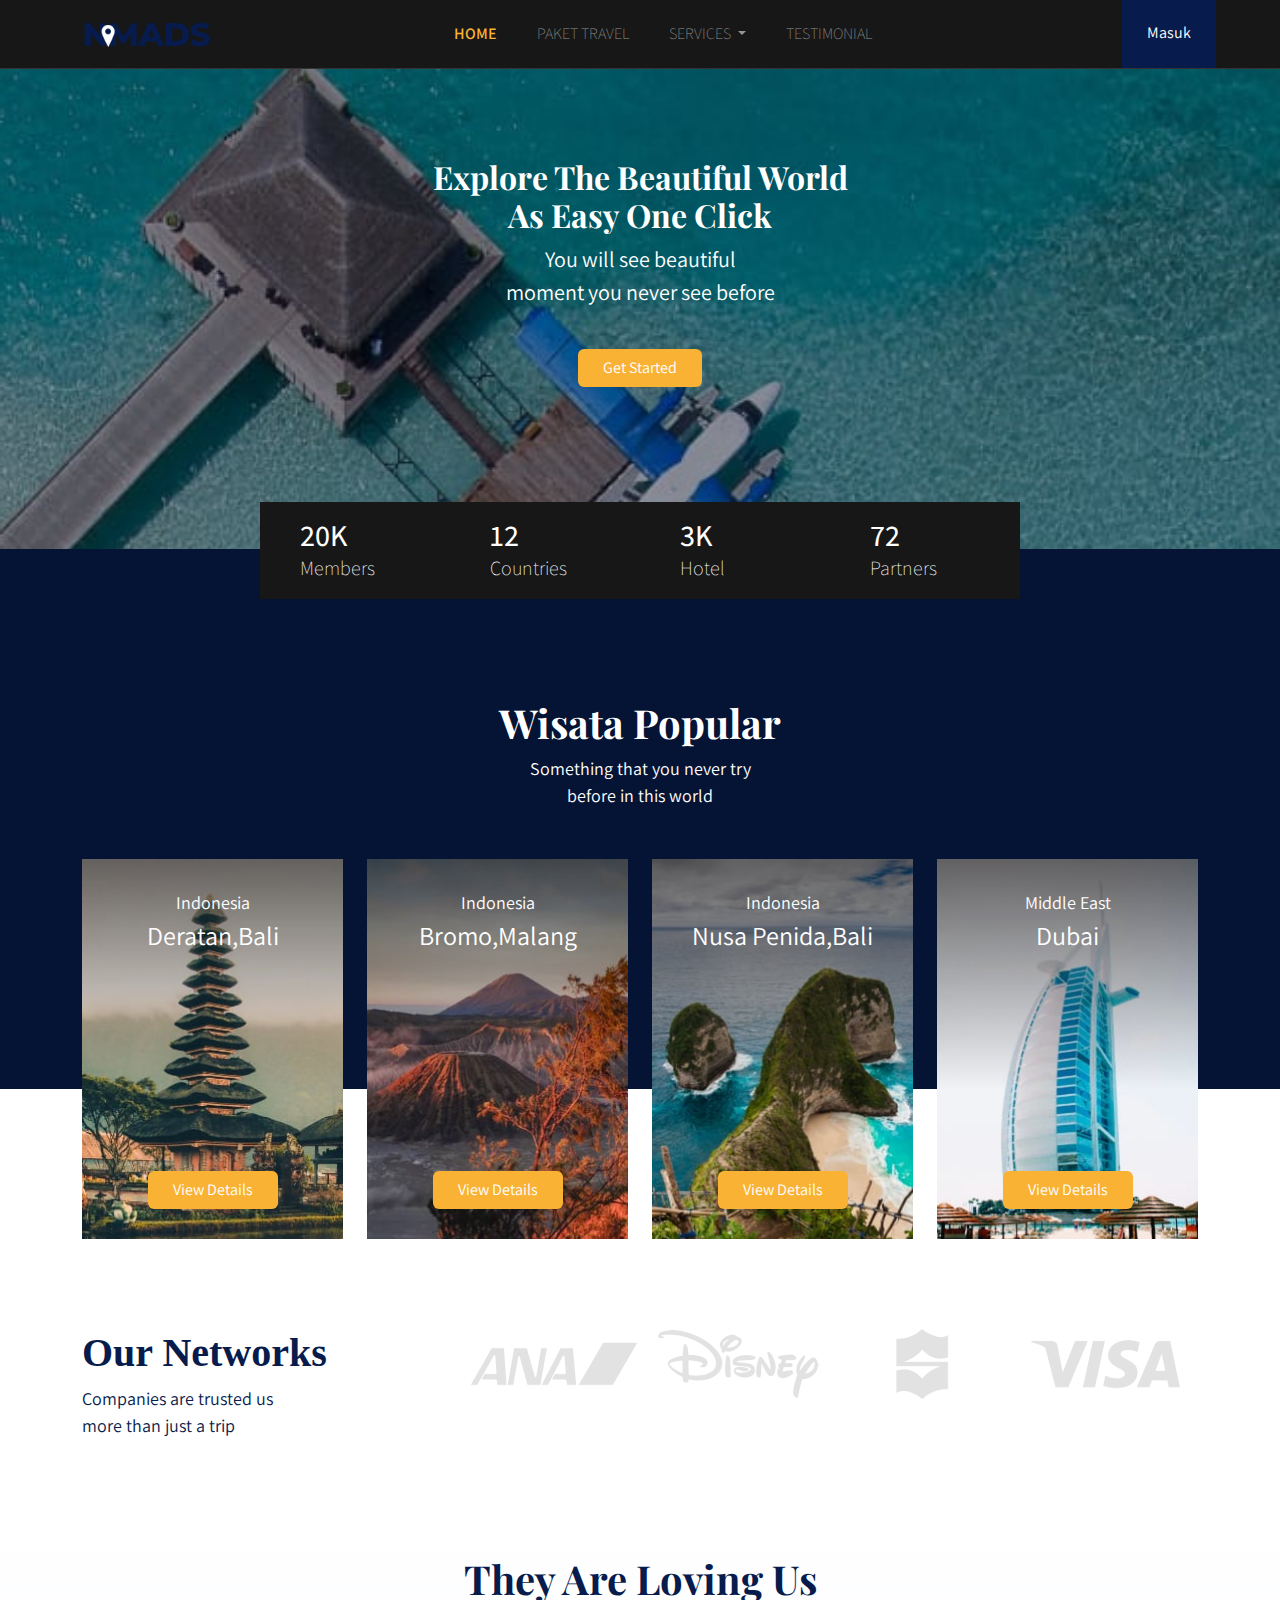
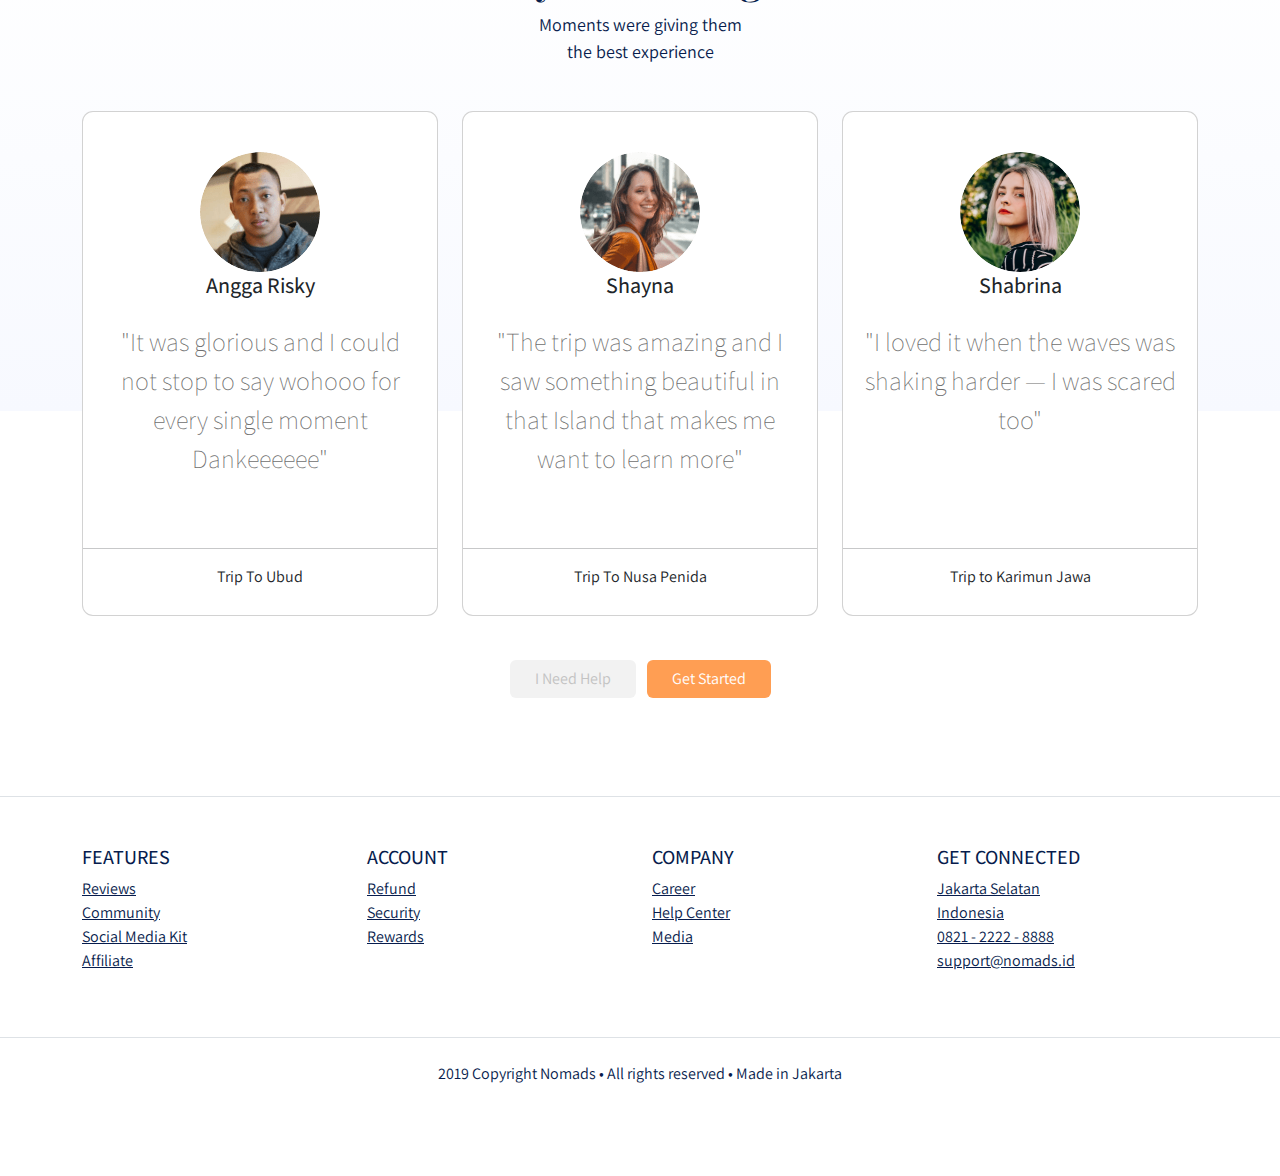
<file: index.html>
<!doctype html>
<html lang="en">

<head>
    <!-- Required meta tags -->
    <meta charset="utf-8">
    <meta name="viewport" content="width=device-width, initial-scale=1, shrink-to-fit=no">

    <!-- Bootstrap CSS -->
    <link rel="stylesheet" href="frontend/libraries/bootstrap/css/bootstrap.css">

    
    <!-- main scss -->
    <link rel="stylesheet" href="frontend/styles/main.css">

    <style>
@import url('https://fonts.googleapis.com/css2?family=Assistant:wght@200..800&family=Playfair+Display:ital,wght@0,400..900;1,400..900&display=swap');
</style>




    <!-- Font Awesome -->
    <link rel="stylesheet" href="frontend/libraries/bootstrap/css/all.css">

    <!-- my css -->
    <link rel="stylesheet" href="frontend/libraries/bootstrap/css/style.css">

    <title>Nomads Travel</title>
</head>

<body>
    <!-- Navbar -->
   <div class="container">
     <nav class="navbar navbar-expand-lg navbar-dark fixed-top">
        <div class="container">
            <a class="navbar-brand" href="#">
                <img src="frontend/images/logo@2x.png" alt="Nomads Travel">
            </a>
            <button class="navbar-toggler" type="button" data-toggle="collapse" data-target="#navbarNav"
                aria-controls="navbarNav" aria-expanded="false" aria-label="Toggle navigation">
                <span class="navbar-toggler-icon"></span>
            </button>
            <div class="collapse navbar-collapse" id="navbarNav">
                <ul class="navbar-nav text-uppercase mx-auto">
                    <li class="nav-item active">
                        <a class="nav-link" href="index.html">Home</a>
                    </li>
                    <li class="nav-item">
                        <a class="nav-link" href="#">Paket Travel</a>
                    </li>
                    <li class="nav-item dropdown">
          <a class="nav-link dropdown-toggle" href="#" role="button" data-bs-toggle="dropdown" aria-expanded="false">
            Services
          </a>
          <ul class="dropdown-menu">
            <li><a class="dropdown-item" href="#">Action</a></li>
            <li><a class="dropdown-item" href="#">Another action</a></li>
            <li><hr class="dropdown-divider"></li>
            <li><a class="dropdown-item" href="#">Something else here</a></li>
          </ul>
        </li>
                    <li class="nav-item">
                        <a class="nav-link" href="#">Testimonial</a>
                    </li>
                </ul>
                <!-- Mobile Button -->
                <form  class="form-inline d-sm-block d-md-none">
                    <button class="btn btn-login  my-2 my-sm-0">
                        Masuk
                    </button>
                </form>
                <!-- akhir mobile button -->
                <!-- Desktop Button -->
                <form  class="form-inline my-2 my-lg-0 d-none d-md-block">
                    <button class="btn btn-login btn-navbar-right my-2 my-sm-0 px-4">
                        Masuk
                    </button>
                </form>
                <!-- Akhir Desktop Button -->
            </div>
        </div>
    </nav>
   </div>
    <!-- Akhir Navbar -->

   
    <!-- header -->
    <section class="header text-center">
        <div class="container">
            <div class="row" style="margin-top: 100px;">
                <div class="col">
                    <h3>Explore The Beautiful World 
                        <br>
                        As Easy One Click</h3>
                    <p>You will see beautiful
                        <br>
moment you never see before</p>
<a href="#" class="btn btn-get-started px-4 mt-4">Get Started</a>
                </div>
            </div>
        </div>
    </section>


    <main>
        <div class="container">
            <section class="section-stats row justify-content-center" id="stats">
                <div class="col-3 col-md-2 stats-detail">
                    <h2>20K</h2>
                    <p>Members</p>
                </div>
                <!-- 2 -->
                 <div class="col-3 col-md-2 stats-detail">
                    <h2>12</h2>
                    <p>Countries</p>
                </div>
                <!-- 3 -->
                 <div class="col-3 col-md-2 stats-detail">
                    <h2>3K</h2>
                    <p>Hotel</p>
                </div>
                <!-- 4 -->
                 <div class="col-3 col-md-2 stats-detail">
                    <h2>72</h2>
                    <p>Partners</p>
                </div>
            </section>
        </div>

        <section class="section-popular" id="popular">
            <div class="container">
                <div class="row">
                    <div class="col text-center section-popular-heading">
                        <h2>Wisata Popular</h2>
                        <p>Something that you never try
                        <br>before in this world</p>
                    </div>
                </div>
            </div>
        </section>

        <section class="section-popular-content" id="popularContent">
            <div class="container">
                <div class="section-popular-travel row justify-content-center">
                    <div class="col-sm-6 col-md-4 col-lg-3">
                        <div class="card-travel text-center d-flex flex-column" style="background-image: url('frontend/images/travel-1.jpg');">
                            <div class="travel-country">Indonesia</div>
                            <div class="travel-location">Deratan,Bali</div>
                            <div class="travel-button mt-auto">
                                <a href="#" class="btn btn-travel-details px-4">View Details</a>
                            </div>
                        </div>
                    </div>
                    <!-- 2 -->
                    <div class="col-sm-6 col-md-4 col-lg-3">
                        <div class="card-travel text-center d-flex flex-column" style="background-image: url('frontend/images/travel-2.jpg');">
                            <div class="travel-country">Indonesia</div>
                            <div class="travel-location">Bromo,Malang</div>
                            <div class="travel-button mt-auto">
                                <a href="#" class="btn btn-travel-details px-4">View Details</a>
                            </div>
                        </div>
                    </div>
                    <!-- 3 -->
                    <div class="col-sm-6 col-md-4 col-lg-3">
                        <div class="card-travel text-center d-flex flex-column" style="background-image: url('frontend/images/travel-3.jpg');">
                            <div class="travel-country">Indonesia</div>
                            <div class="travel-location">Nusa Penida,Bali</div>
                            <div class="travel-button mt-auto">
                                <a href="#" class="btn btn-travel-details px-4">View Details</a>
                            </div>
                        </div>
                    </div>
                    <!-- 4 -->
                    <div class="col-sm-6 col-md-4 col-lg-3">
                        <div class="card-travel text-center d-flex flex-column" style="background-image: url('frontend/images/travel-4.jpg');">
                            <div class="travel-country">Middle East</div>
                            <div class="travel-location">Dubai</div>
                            <div class="travel-button mt-auto">
                                <a href="#" class="btn btn-travel-details px-4">View Details</a>
                            </div>
                        </div>
                    </div>
                </div>
            </div>
        </section>


        <section class="section-network">
            <div class="container">
                <div class="row">
                    <div class="col-md-4">
                        <h2>Our Networks</h2>
                        <p>Companies are trusted us
                            <br />
                    more than just a trip</p>
                    </div>
                    <div class="col-md-8 text-center">
                        <img src="frontend/images/partner.png" alt="Logo Partner" class="img-partner">
                    </div>
                </div>
            </div>
        </section>

        <section class="section-testimonial-heading">
            <div class="container">
                <div class="row">
                    <col class="col text-center">
                    <h2>They Are Loving Us</h2>
                    <p>Moments were giving them 
                        <br />
                        the best experience</p>
                </div>
            </div>
        </section>

        <section class="section-testimonial-content" id="testimonialContent">
            <div class="container">
                <div class="section-popular-travel row justify-content-center">
                    <div class="col-sm-6 col-md-6 col-lg-4">
                        <div class="card card-testimonial text-center">
                            <div class="testimonial-content">
                                <img src="frontend/images/avatar-1.png" alt="User" class="rounded-circle">
                                <h3 class="mb-4">Angga Risky</h3>
                                <p class="testimonial">"It was glorious and I could not stop to say wohooo for every single moment
                                    Dankeeeeee"</p>
                            </div>
                            <hr>
                            <p class="trip-to-mt-2">Trip To Ubud</p>
                        </div>
                    </div>
                     <div class="col-sm-6 col-md-6 col-lg-4">
                        <div class="card card-testimonial text-center">
                            <div class="testimonial-content">
                                <img src="frontend/images/avatar-2.png" alt="User" class="rounded-circle">
                                <h3 class="mb-4">Shayna</h3>
                                <p class="testimonial">"The trip was amazing and I
                                     saw something beautiful in
                                     that Island that makes me 
                                    want to learn more"</p>
                            </div>
                            <hr>
                            <p class="trip-to-mt-2">Trip To Nusa Penida</p>
                        </div>
                    </div>
                     <div class="col-sm-6 col-md-6 col-lg-4">
                        <div class="card card-testimonial text-center">
                            <div class="testimonial-content">
                                <img src="frontend/images/avatar-3.png" alt="User" class="rounded-circle">
                                <h3 class="mb-4">Shabrina</h3>
                                <p class="testimonial">"I loved it when the waves
                                    was shaking harder — I was
                            scared too"</p>
                            </div>
                            <hr>
                            <p class="trip-to-mt-2">Trip to Karimun Jawa</p>
                        </div>
                    </div>
                </div>
                <div class="row">
                    <div class="col-12 text-center">
                        <a href="" class="btn btn-need-help px-4 mt-4 mx-1">
                            I  Need Help
                        </a>
                        <a href="" class="btn btn-get-started px-4 mt-4 mx-1">
                            Get Started
                        </a>
                    </div>
                </div>
            </div>
        </section>

       

    </main>


    <!-- akhir  header -->

    <footer class="section-footer mt-5 mb-4 border-top">
        <div class="container pt-5 pb-5">
            <div class="row justify-content-center">
                <div class="col-12">
                    <div class="row">
                        <div class="col-12 col-lg-3">
                            <h5>FEATURES</h5>
                            <ul class="list-unstyled">
                                <li><a href="#">Reviews</a></li>
                                <li><a href="#">Community</a></li>
                                <li><a href="#">Social Media Kit</a></li>
                                <li><a href="#">Affiliate</a></li>
                            </ul>
                        </div>
                        <div class="col-12 col-lg-3">
                            <h5>ACCOUNT</h5>
                            <ul class="list-unstyled">
                                <li><a href="#">Refund</a></li>
                                <li><a href="#">Security</a></li>
                                <li><a href="#">Rewards</a></li>
                            </ul>
                        </div>
                        <div class="col-12 col-lg-3">
                            <h5>COMPANY</h5>
                            <ul class="list-unstyled">
                                <li><a href="#">Career</a></li>
                                <li><a href="#">Help Center</a></li>
                                <li><a href="#">Media</a></li>                               
                            </ul>
                        </div>
                        <div class="col-12 col-lg-3">
                            <h5>GET CONNECTED</h5>
                            <ul class="list-unstyled">
                                <li><a href="#">Jakarta Selatan</a></li>
                                <li><a href="#">Indonesia</a></li>
                                <li><a href="#">0821 - 2222 - 8888</a></li>
                                <li><a href="#">support@nomads.id</a></li>
                            </ul>
                        </div>
                    </div>
                </div>
            </div>
        </div>


        <div class="container-fluid">
            <div class="row border-top justify-content-center align-items-center pt-4">
                <div class="col-auto text-gray-500 font-weight-light">
                    2019 Copyright Nomads • All rights reserved • Made in Jakarta
                </div>
            </div>
        </div>

    </footer>


    


    



    






    <!-- Optional JavaScript -->
    <!-- jQuery first, then Popper.js, then Bootstrap JS -->
    <script src="https://code.jquery.com/jquery-3.5.1.slim.min.js"
        integrity="sha384-DfXdz2htPH0lsSSs5nCTpuj/zy4C+OGpamoFVy38MVBnE+IbbVYUew+OrCXaRkfj"
        crossorigin="anonymous"></script>
    <script src="https://cdn.jsdelivr.net/npm/popper.js@1.16.1/dist/umd/popper.min.js"
        integrity="sha384-9/reFTGAW83EW2RDu2S0VKaIzap3H66lZH81PoYlFhbGU+6BZp6G7niu735Sk7lN"
        crossorigin="anonymous"></script>
    <script src="https://stackpath.bootstrapcdn.com/bootstrap/4.5.2/js/bootstrap.min.js"
        integrity="sha384-B4gt1jrGC7Jh4AgTPSdUtOBvfO8shuf57BaghqFfPlYxofvL8/KUEfYiJOMMV+rV"
        crossorigin="anonymous"></script>
    <script src="frontend/libraries/bootstrap/js/all.js"></script>

</body>

</html>
</file>
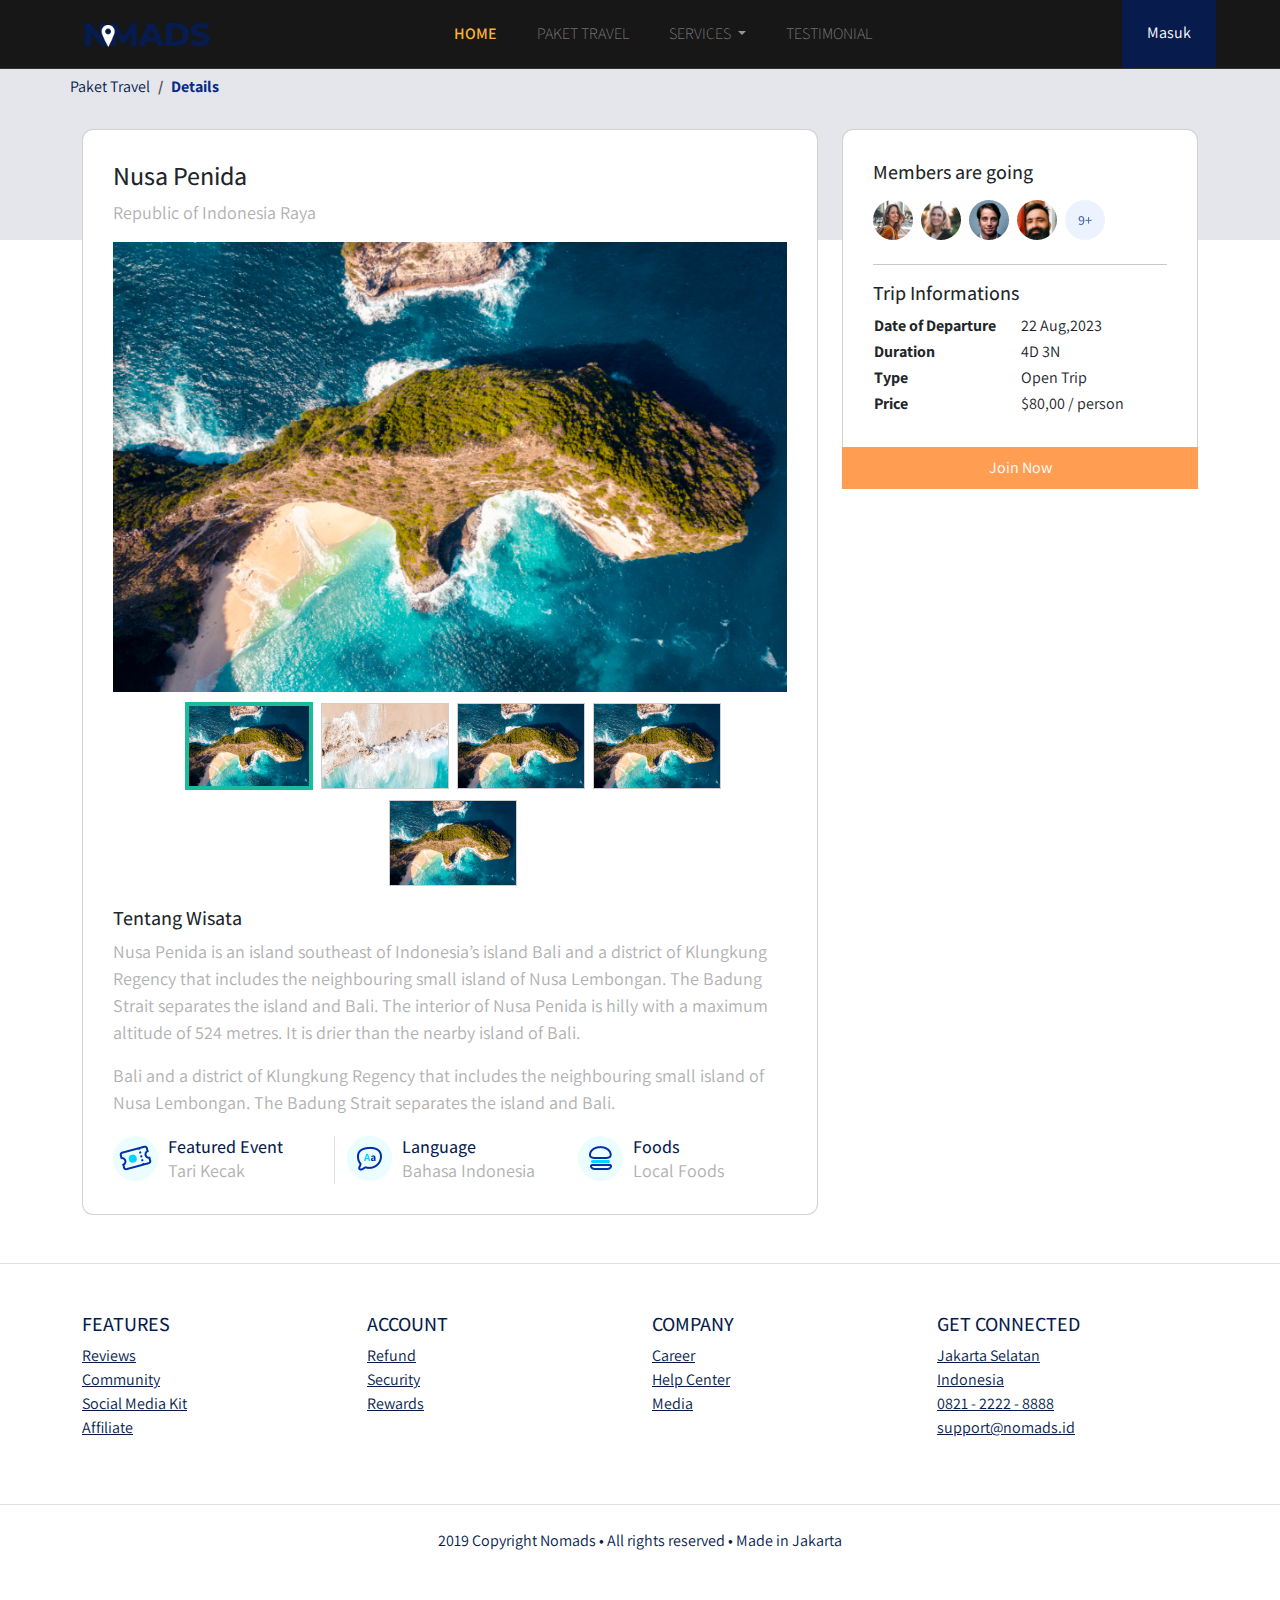
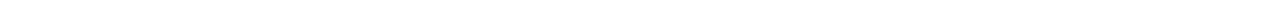
<file: details.html>
<!doctype html>
<html lang="en">

<head>
    <!-- Required meta tags -->
    <meta charset="utf-8">
    <meta name="viewport" content="width=device-width, initial-scale=1, shrink-to-fit=no">

    <!-- Bootstrap CSS -->
    <link rel="stylesheet" href="frontend/libraries/bootstrap/css/bootstrap.css">

    
    <!-- main scss -->
    <link rel="stylesheet" href="frontend/styles/main.css">

    <style>
@import url('https://fonts.googleapis.com/css2?family=Assistant:wght@200..800&family=Playfair+Display:ital,wght@0,400..900;1,400..900&display=swap');
</style>



    <!-- Boostrap css -->
    <link rel="stylesheet" href="frontend/libraries/bootstrap/css/bootstrap.css">

    <!-- xzoom css -->
    <link rel="stylesheet" href="frontend/libraries/xzoom/dist/xzoom.min.css">

    <!-- Font Awesome -->
    <link rel="stylesheet" href="frontend/libraries/bootstrap/css/all.css">

    <!-- my css -->
    <link rel="stylesheet" href="frontend/libraries/bootstrap/css/style.css">
    
    <!-- Main css -->
    <link rel="stylesheet" href="frontend/styles/main.css">

    <title>Nomads Travel</title>
</head>

<body>
    <!-- Navbar -->
    <div class="container">
        <nav class="navbar navbar-expand-lg navbar-dark fixed-top">
            <div class="container">
                <a class="navbar-brand" href="#">
                    <img src="frontend/images/logo@2x.png" alt="Nomads Travel">
                </a>
                <button class="navbar-toggler" type="button" data-toggle="collapse" data-target="#navbarNav"
                    aria-controls="navbarNav" aria-expanded="false" aria-label="Toggle navigation">
                    <span class="navbar-toggler-icon"></span>
                </button>
                <div class="collapse navbar-collapse" id="navbarNav">
                    <ul class="navbar-nav text-uppercase mx-auto">
                        <li class="nav-item active">
                            <a class="nav-link" href="index.html">Home</a>
                        </li>
                        <li class="nav-item">
                            <a class="nav-link" href="#">Paket Travel</a>
                        </li>
                        <li class="nav-item dropdown">
              <a class="nav-link dropdown-toggle" href="#" role="button" data-bs-toggle="dropdown" aria-expanded="false">
                Services
              </a>
              <ul class="dropdown-menu">
                <li><a class="dropdown-item" href="#">Action</a></li>
                <li><a class="dropdown-item" href="#">Another action</a></li>
                <li><hr class="dropdown-divider"></li>
                <li><a class="dropdown-item" href="#">Something else here</a></li>
              </ul>
            </li>
                        <li class="nav-item">
                            <a class="nav-link" href="#">Testimonial</a>
                        </li>
                    </ul>
                    <!-- Mobile Button -->
                    <form  class="form-inline d-sm-block d-md-none">
                        <button class="btn btn-login  my-2 my-sm-0">
                            Masuk
                        </button>
                    </form>
                    <!-- akhir mobile button -->
                    <!-- Desktop Button -->
                    <form  class="form-inline my-2 my-lg-0 d-none d-md-block">
                        <button class="btn btn-login btn-navbar-right my-2 my-sm-0 px-4">
                            Masuk
                        </button>
                    </form>
                    <!-- Akhir Desktop Button -->
                </div>
            </div>
        </nav>
    </div>
    <!-- Akhir Navbar -->

   
    


    <main>
        <section class="section-details-header"></section>
        <section class="section-details-content">
            <div class="container">
                <div class="row">
                    <div class="col p-0">
                        <nav>
                            <ol class="breadcrumb">
                                <li class="breadcrumb-item">Paket Travel</li>
                                <li class="breadcrumb-item active">Details</li>
                            </ol>
                        </nav>
                    </div>
                </div>
                <div class="row">
                    <div class="col-lg-8 pl-lg-0">
                        <div class="card card-details">
                            <h1>Nusa Penida</h1>
                            <p>Republic of Indonesia Raya</p>
                            <div class="gallery">
                  <div class="xzoom-container">
                    <img
                      class="xzoom"
                      id="xzoom-default"
                      src="frontend/images/details-1.jpg"
                      xoriginal="frontend/images/details-1.jpg"
                    />
                    <div class="xzoom-thumbs">
                      <a href="frontend/images/details-1.jpg"
                        ><img
                          class="xzoom-gallery"
                          width="128"
                          src="frontend/images/details-1.jpg"
                          xpreview="frontend/images/details-1.jpg"
                      /></a>
                      <a href="frontend/images/details-3.png"
                        ><img
                          class="xzoom-gallery"
                          width="128"
                          src="frontend/images/details-3.png"
                          xpreview="frontend/images/details-3.png"
                      /></a>
                      <a href="frontend/images/details-1.jpg"
                        ><img
                          class="xzoom-gallery"
                          width="128"
                          src="frontend/images/details-1.jpg"
                          xpreview="frontend/images/details-1.jpg"
                      /></a>
                      <a href="frontend/images/details-1.jpg"
                        ><img
                          class="xzoom-gallery"
                          width="128"
                          src="frontend/images/details-1.jpg"
                          xpreview="frontend/images/details-1.jpg"
                      /></a>
                      <a href="frontend/images/details-1.jpg"
                        ><img
                          class="xzoom-gallery"
                          width="128"
                          src="frontend/images/details-1.jpg"
                          xpreview="frontend/images/details-1.jpg"
                      /></a>
                    </div>
                  </div>
                            <h2>Tentang Wisata</h2>
                            <p>
                                Nusa Penida is an island southeast of Indonesia’s island Bali and a district of Klungkung 
                                Regency that includes the neighbouring small island of Nusa Lembongan. The Badung 
                                Strait separates the island and Bali. The interior of Nusa Penida is hilly with a maximum 
                                altitude of 524 metres. It is drier than the nearby island of Bali.
                            </p>
                            <p>
                                Bali and a district of Klungkung Regency that includes the neighbouring small island of 
                                Nusa Lembongan. The Badung Strait separates the island and Bali.
                            </p>
                            <div class="features row">
                                <div class="col-md-4">
                                    <img src="frontend/images/ic_event.png" alt="" class="features-image">
                                    <div class="description">
                                        <h3>Featured Event</h3>
                                        <p>Tari Kecak</p>
                                    </div>
                                </div>
                                <!-- 2 -->
                                 <div class="col-md-4 border-start">
                                    <img src="frontend/images/ic_language.jpg" alt="" class="features-image">
                                    <div class="description">
                                        <h3>Language</h3>
                                        <p>Bahasa Indonesia</p>
                                    </div>
                                </div>
                                <!-- 3 -->
                                 <div class="col-md-4">
                                    <img src="frontend/images/ic_foods.png" alt="" class="features-image">
                                    <div class="description">
                                        <h3>Foods</h3>
                                        <p>Local Foods</p>
                                    </div>
                                </div>
                            </div>
                        </div>
                    </div>
                </div>
                <div class="col-lg-4">
                    <div class="card card-details card-right">
                        <h2>Members are going</h2>
                        <div class="members my-2">
                            <img src="frontend/images/members.png" alt="" class="member-image mr-1">
                        </div>
                        <hr />
                        <h2>Trip Informations</h2>
                        <table class="trip-informations">
                            <tr>
                                <th width="50%">Date of Departure</th>
                                <td width="50%">22 Aug,2023</td>
                            </tr>
                             <tr>
                                <th width="50%">Duration</th>
                                <td width="50%">4D 3N</td>
                            </tr>
                             <tr>
                                <th width="50%">Type</th>
                                <td width="50%">Open Trip</td>
                            </tr>
                             <tr>
                                <th width="50%">Price</th>
                                <td width="50%">$80,00 / person</td>
                            </tr>
                        </table>
                    </div>
                    <div class="join-container">
                        <a href="#" class="btn d-grid gap-2 btn-join-now mt-3 py-2">Join Now</a>
                    </div>
                </div>
            </div>
        </section>
       

    </main>


    <!-- akhir  header -->

    <footer class="section-footer mt-5 mb-4 border-top">
        <div class="container pt-5 pb-5">
            <div class="row justify-content-center">
                <div class="col-12">
                    <div class="row">
                        <div class="col-12 col-lg-3">
                            <h5>FEATURES</h5>
                            <ul class="list-unstyled">
                                <li><a href="#">Reviews</a></li>
                                <li><a href="#">Community</a></li>
                                <li><a href="#">Social Media Kit</a></li>
                                <li><a href="#">Affiliate</a></li>
                            </ul>
                        </div>
                        <div class="col-12 col-lg-3">
                            <h5>ACCOUNT</h5>
                            <ul class="list-unstyled">
                                <li><a href="#">Refund</a></li>
                                <li><a href="#">Security</a></li>
                                <li><a href="#">Rewards</a></li>
                            </ul>
                        </div>
                        <div class="col-12 col-lg-3">
                            <h5>COMPANY</h5>
                            <ul class="list-unstyled">
                                <li><a href="#">Career</a></li>
                                <li><a href="#">Help Center</a></li>
                                <li><a href="#">Media</a></li>                               
                            </ul>
                        </div>
                        <div class="col-12 col-lg-3">
                            <h5>GET CONNECTED</h5>
                            <ul class="list-unstyled">
                                <li><a href="#">Jakarta Selatan</a></li>
                                <li><a href="#">Indonesia</a></li>
                                <li><a href="#">0821 - 2222 - 8888</a></li>
                                <li><a href="#">support@nomads.id</a></li>
                            </ul>
                        </div>
                    </div>
                </div>
            </div>
        </div>


        <div class="container-fluid">
            <div class="row border-top justify-content-center align-items-center pt-4">
                <div class="col-auto text-gray-500 font-weight-light">
                    2019 Copyright Nomads • All rights reserved • Made in Jakarta
                </div>
            </div>
        </div>

    </footer>


    


    



    






    <!-- Optional JavaScript -->
    <!-- jQuery first, then Popper.js, then Bootstrap JS -->
    <script src="frontend/libraries/jquery/jquery-3.4.1.min.js"></script>
    <script src="https://cdn.jsdelivr.net/npm/popper.js@1.16.1/dist/umd/popper.min.js"
        integrity="sha384-9/reFTGAW83EW2RDu2S0VKaIzap3H66lZH81PoYlFhbGU+6BZp6G7niu735Sk7lN"
        crossorigin="anonymous"></script>
    <script src="frontend/libraries/bootstrap/js/bootstrap.min.js"></script>
    <script src="frontend/libraries/bootstrap/js/all.js"></script>
    <script src="frontend/libraries/xzoom/dist/xzoom.min.js"></script>
    <script>
        $(document).ready(function(){
            $('.xzoom,.xzoom-gallery').xzoom({
                zoomWidth: 500,
                title: false,
                tint: '#333',
                Xoffset: 15
            });
        });
    </script>

</body>

</html>
</file>
<file: frontend/styles/main.css>
body {
  background-color: #ffffff;
  font-family: "Assistant", sans-serif;
  color: #071C4D;
}

.navbar {
  background-color: #171717;
  border-bottom: 1px solid #333;
}

.navbar-brand img {
  max-height: 40px;
}

.nav-item {
  margin-right: 24px;
  font-weight: 200;
  text-align: left;
}

.nav-item.active a {
  color: #F9B234 !important;
  font-weight: 600;
}

.nav-link span {
  color: #F9B234;
  font-weight: 600;
}

.btn-navbar-right {
  margin-top: -10px !important;
  margin-bottom: -8px !important;
  margin-right: -18px !important;
  height: 70px;
  border-radius: 0;
}

.btn-login {
  background-color: #071C4D;
  color: #fff;
}
.btn-login:hover {
  background-color: #1e3371;
  color: #fff;
}

.header {
  padding: 148px 0 165px;
  margin-top: -90px;
  background-image: url("../images/header-background.jpg");
  background-size: cover;
}
.header h3, .header p {
  color: #fff;
}
.header h3 {
  font-family: "Playfair Display", serif;
  font-weight: bold;
  font-size: 32px;
}
.header p {
  font-size: 22px;
}
.header .btn-get-started {
  background-color: #F9B234;
  color: #fff;
}
.header .btn-get-started:hover {
  background-color: #FFAA69;
  color: #fff;
}

.section-stats {
  margin-top: -50px;
}
.section-stats .stats-detail {
  padding-top: 15px;
  background-color: #171717;
  padding-left: 40px;
  color: white;
}
.section-stats h2 {
  font-size: 30px;
  margin-bottom: 0;
}
.section-stats p {
  font-size: 20px;
  font-weight: lighter;
}

.section-popular {
  min-height: 540px;
  background-color: #051334;
  margin-top: -50px;
  margin-bottom: -230px;
}
.section-popular .section-popular-heading {
  margin-top: 150px;
}
.section-popular .section-popular-heading h2, .section-popular .section-popular-heading p {
  color: #fff;
}
.section-popular .section-popular-heading h2 {
  font-family: "Playfair Display", serif;
  font-weight: bold;
  font-size: 40px;
}
.section-popular .section-popular-heading p {
  font-size: 18px;
}

.section-popular-content .section-popular-travel .card-travel {
  min-height: 380px;
  background: #fff;
  color: #fff;
  padding: 30px;
  background-size: cover;
  margin-bottom: 20px;
}
.section-popular-content .section-popular-travel .travel-country {
  font-size: 18px;
  color: #fff;
}
.section-popular-content .section-popular-travel .travel-location {
  font-size: 26px;
  color: #fff;
}
.section-popular-content .section-popular-travel .travel-button .btn-travel-details {
  background-color: #F9B234;
  color: #fff;
}
.section-popular-content .section-popular-travel .travel-button .btn-travel-details:hover {
  background-color: #FFAe6f;
  color: #fff;
}

.section-network {
  background-color: #fff;
  margin-top: -170px;
  padding-top: 240px;
  margin-bottom: 50px;
}
.section-network h2 {
  font-family: "PlayfairDisplay", serif;
  font-weight: bold;
  font-size: 40px;
}
.section-network p {
  font-size: 18px;
}
.section-network img {
  max-width: 100%;
}

.section-testimonial-heading {
  background: linear-gradient(#fff 0%, #f7f9ff 100%);
  padding-top: 50px;
  min-height: 506px;
}
.section-testimonial-heading h2 {
  font-family: "Playfair Display", serif;
  font-weight: bold;
  font-size: 40px;
  text-align: center;
}
.section-testimonial-heading p {
  font-size: 18px;
  text-align: center;
}

.section-testimonial-heading {
  background: linear-gradient(#fff 0%, #f7f9ff 100%);
  padding-top: 50px;
  min-height: 506px;
}
.section-testimonial-heading h2 {
  font-family: "Playfair Display", serif;
  font-weight: bold;
  font-size: 40px;
}
.section-testimonial-heading p {
  font-size: 18px;
}

.section-testimonial-content {
  margin-top: -300px;
  padding-bottom: 50px;
}
.section-testimonial-content .card-testimonial {
  padding: 40px 20px 10px;
  border-radius: 11px;
  margin-bottom: 20px;
}
.section-testimonial-content .card-testimonial .testimonial-content {
  min-height: 380px;
}
.section-testimonial-content .card-testimonial h3 {
  font-size: 22px;
}
.section-testimonial-content .card-testimonial .testimonial {
  font-weight: 200;
  font-size: 26px;
  color: #6e6e6e;
  min-height: 130px;
}
.section-testimonial-content .card-testimonial .trip-to {
  font-weight: normal;
  font-size: 22px;
  color: #6e6e6e;
}
.section-testimonial-content .card-testimonial hr {
  margin-left: -20px;
  margin-right: -20px;
}
.section-testimonial-content .btn-get-started {
  background-color: #FF9e53;
  color: #fff;
}
.section-testimonial-content .btn-get-started:hover {
  background-color: #FFAA69;
  color: #fff;
}
.section-testimonial-content .btn-need-help {
  background-color: #f2f2f2;
  color: #c3c3c3;
}
.section-testimonial-content .btn-need-help:hover {
  background-color: #fafafa;
  color: #c3c3c3;
}

.section-footer a {
  color: #071C4D;
}

.section-details-header {
  min-height: 310px;
  background: #e4e6eb;
  margin-top: -70px;
}

.section-details-content {
  margin-top: -165px;
  min-height: 100vh;
}
.section-details-content .breadcrumb {
  background-color: transparent;
  padding: 0;
  margin-bottom: 30px;
}
.section-details-content .breadcrumb-item.active {
  font-weight: bold;
  color: #062b84;
}
.section-details-content .card-details {
  padding: 30px;
  border-radius: 11px;
}
.section-details-content .card-details h1 {
  font-size: 26px;
}
.section-details-content .card-details h2 {
  font-size: 20px;
}
.section-details-content .card-details p {
  font-size: 18px;
  color: #b1b1b1;
}
.section-details-content .card-right {
  border-bottom-left-radius: 0;
  border-bottom-right-radius: 0;
  border-bottom: 0;
}
.section-details-content .features {
  margin-top: 20px;
}
.section-details-content .features h3 {
  font-size: 18px;
  color: #071C4D;
  margin-bottom: 0;
}
.section-details-content .features p {
  margin-bottom: 0;
}
.section-details-content .features .description {
  margin-left: 10px;
  overflow: hidden;
  float: left;
}
.section-details-content .features .features-image {
  width: 45px;
  height: 45px;
  float: left;
}
.section-details-content .gallery .xzoom-container {
  display: block;
}
.section-details-content .gallery .xzoom-container .xzoom {
  width: 100%;
  box-shadow: none;
  margin-bottom: 10px;
}
.section-details-content .gallery .xzoom-container .xactive {
  border: 4px solid #1abc9c;
  box-shadow: none;
}
.section-details-content .member .member-image {
  width: 40px;
  height: 40px;
}
.section-details-content .join-container {
  margin-top: -16px;
}
.section-details-content .btn-join-now {
  background-color: #FF9e53;
  color: #fff;
  border-radius: 0;
}/*# sourceMappingURL=main.css.map */
</file>
<file: frontend/libraries/bootstrap/css/style.css>
/* position: absolute; */
/* top: 150px; */
/* left: 190.84px; */
/* font-size: 22px; */
</file>
<file: frontend/libraries/xzoom/dist/xzoom.min.css>
.xzoom-lens img,.xzoom-preview img,.xzoom-source img{display:block;max-width:none;max-height:none;-webkit-transition:none;-moz-transition:none;-o-transition:none;transition:none}.xzoom-container{display:inline-block}.xzoom-thumbs{text-align:center;margin-bottom:10px}.xzoom{-webkit-box-shadow:0 0 5px 0 rgba(0,0,0,.5);-moz-box-shadow:0 0 5px 0 rgba(0,0,0,.5);box-shadow:0 0 5px 0 rgba(0,0,0,.5)}.xzoom2,.xzoom3,.xzoom4,.xzoom5{-webkit-box-shadow:0 0 5px 0 rgba(0,0,0,.5);-moz-box-shadow:0 0 5px 0 rgba(0,0,0,.5);box-shadow:0 0 5px 0 rgba(0,0,0,.5)}.xzoom-gallery,.xzoom-gallery2,.xzoom-gallery3,.xzoom-gallery4,.xzoom-gallery5{border:1px solid #cecece;margin-left:5px;margin-bottom:10px}.xzoom-hidden,.xzoom-source{display:block;position:static;float:none;clear:both}.xzoom-hidden{overflow:hidden}.xzoom-preview{border:1px solid #888;background:#2f4f4f;box-shadow:0 0 10px rgba(0,0,0,.5)}.xzoom-lens{border:1px solid #555;box-shadow:0 0 10px rgba(0,0,0,.5);cursor:crosshair}.xzoom-loading{background-position:center center;background-repeat:no-repeat;border-radius:100%;opacity:.7;background:url(../example/images/xloading.gif);width:48px;height:48px}.xactive{-webkit-box-shadow:0 0 3px 0 #4aa9d2;-moz-box-shadow:0 0 3px 0 #4aa9d2;box-shadow:0 0 3px 0 #4aa9d2;border:1px solid #4aaad2}.xzoom-caption{position:absolute;bottom:-43px;left:0;background:#000;width:100%;text-align:left}.xzoom-caption span{color:#fff;font-family:Arial,sans-serif;display:block;font-size:.75em;font-weight:700;padding:10px}
</file>
